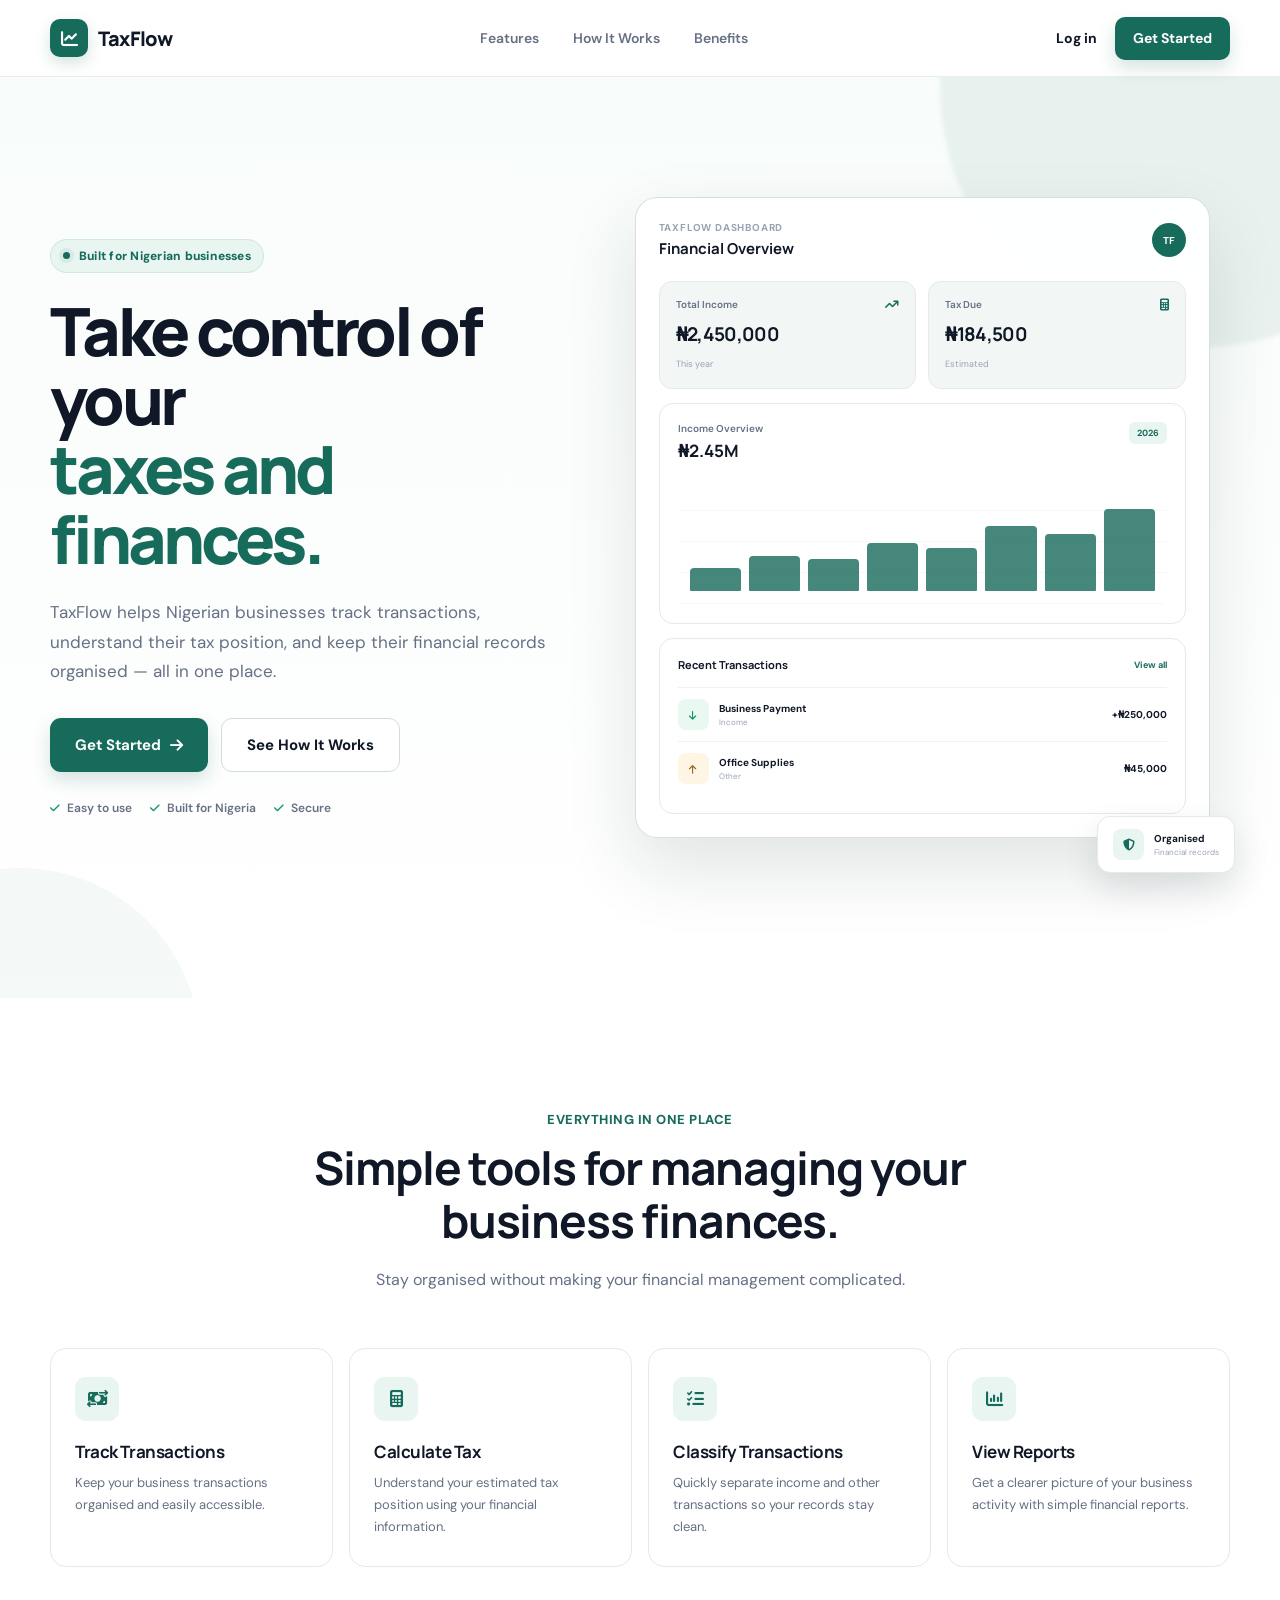
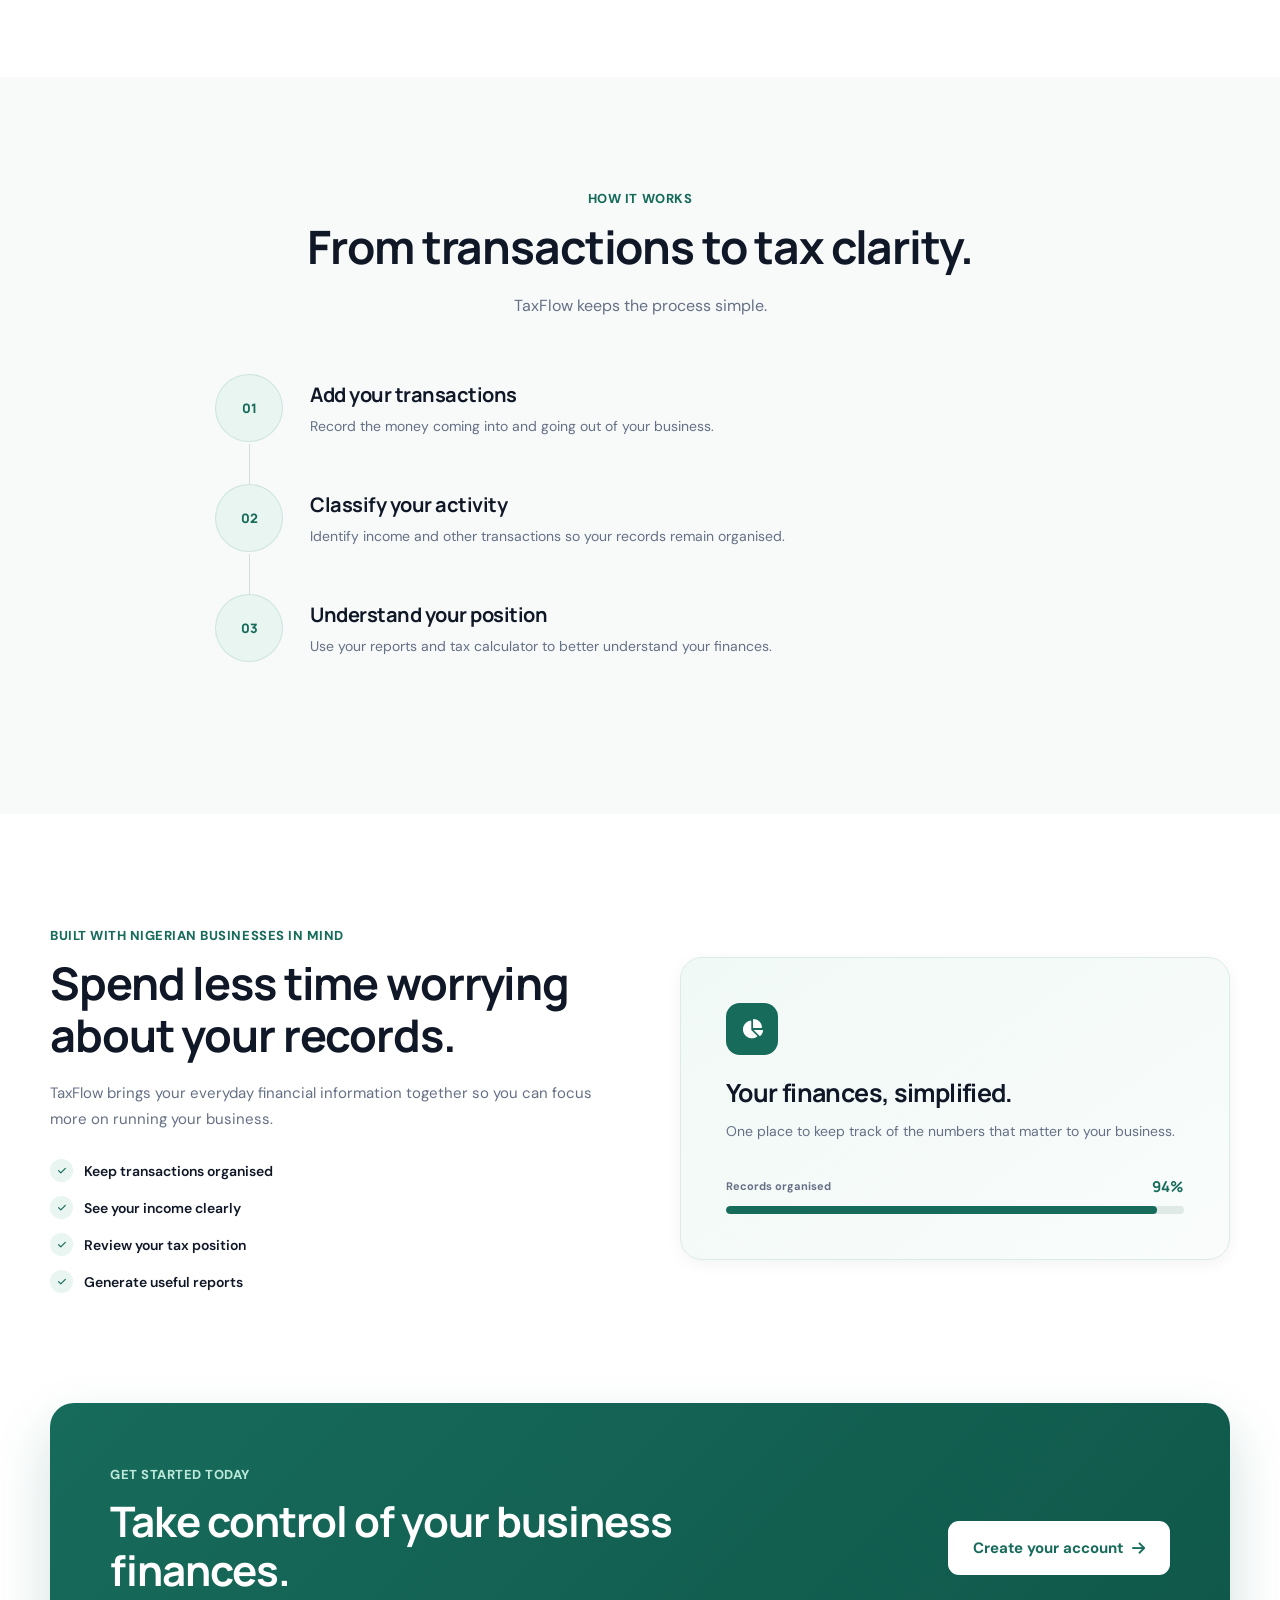
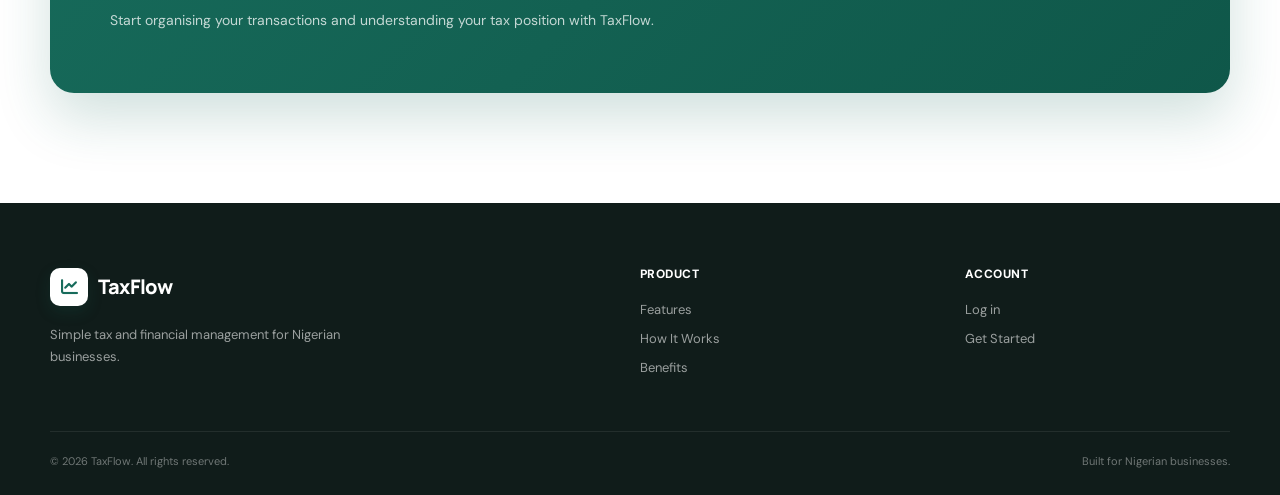
<file: ABDULGANIYU/Personal projects/daddy folder/tax filling app/html/index.html>
<!DOCTYPE html>
<html lang="en">

<head>
    <meta charset="UTF-8">

    <meta
        name="viewport"
        content="width=device-width, initial-scale=1.0"
    >

    <meta
        name="description"
        content="TaxFlow makes tax and financial management easier for Nigerian businesses."
    >

    <title>TaxFlow — Tax & Accounting for Nigerian Businesses</title>


    <!-- Google Fonts -->

    <link
        rel="preconnect"
        href="https://fonts.googleapis.com"
    >

    <link
        rel="preconnect"
        href="https://fonts.gstatic.com"
        crossorigin
    >

    <link
        href="https://fonts.googleapis.com/css2?family=DM+Sans:wght@400;500;600;700&family=Manrope:wght@500;600;700;800&display=swap"
        rel="stylesheet"
    >


    <!-- Font Awesome -->

    <link
        rel="stylesheet"
        href="https://cdnjs.cloudflare.com/ajax/libs/font-awesome/6.7.2/css/all.min.css"
    >


    <!-- CSS -->

    <link
        rel="stylesheet"
        href="../css/global.css"
    >

    <link
        rel="stylesheet"
        href="../css/landing.css"
    >

</head>


<body>


    <!-- =========================================
         NAVBAR
    ========================================== -->

    <header class="navbar">

        <div class="container navbar-inner">


            <!-- Logo -->

            <a
                href="index.html"
                class="brand"
            >

                <span class="brand-icon">

                    <i class="fa-solid fa-chart-line"></i>

                </span>

                <span class="brand-name">
                    TaxFlow
                </span>

            </a>


            <!-- Desktop Navigation -->

            <nav class="desktop-nav">

                <a href="#features">
                    Features
                </a>

                <a href="#how-it-works">
                    How It Works
                </a>

                <a href="#benefits">
                    Benefits
                </a>

            </nav>


            <!-- Navigation Actions -->

            <div class="nav-actions">

                <a
                    href="login.html"
                    class="login-link"
                >
                    Log in
                </a>

                <a
                    href="signup.html"
                    class="btn btn-primary nav-cta"
                >
                    Get Started
                </a>

            </div>


            <!-- Mobile Menu -->

            <button
                type="button"
                class="mobile-menu-btn"
                id="mobileMenuBtn"
                aria-label="Open menu"
            >

                <i class="fa-solid fa-bars"></i>

            </button>

        </div>


        <!-- Mobile Navigation -->

        <div
            class="mobile-nav"
            id="mobileNav"
        >

            <a href="#features">
                Features
            </a>

            <a href="#how-it-works">
                How It Works
            </a>

            <a href="#benefits">
                Benefits
            </a>

            <a href="login.html">
                Log in
            </a>

            <a
                href="signup.html"
                class="btn btn-primary"
            >
                Get Started
            </a>

        </div>

    </header>



    <!-- =========================================
         HERO
    ========================================== -->

    <main>


        <section class="hero">

            <div class="container hero-grid">


                <!-- Hero Content -->

                <div class="hero-content">


                    <div class="eyebrow">

                        <span class="eyebrow-dot"></span>

                        Built for Nigerian businesses

                    </div>


                    <h1>

                        Take control of your

                        <span>
                            taxes and finances.
                        </span>

                    </h1>


                    <p class="hero-description">

                        TaxFlow helps Nigerian businesses
                        track transactions, understand their
                        tax position, and keep their financial
                        records organised — all in one place.

                    </p>


                    <div class="hero-actions">

                        <a
                            href="signup.html"
                            class="btn btn-primary btn-large"
                        >

                            Get Started

                            <i class="fa-solid fa-arrow-right"></i>

                        </a>


                        <a
                            href="#how-it-works"
                            class="btn btn-secondary btn-large"
                        >

                            See How It Works

                        </a>

                    </div>


                    <div class="hero-trust">

                        <div class="trust-item">

                            <i class="fa-solid fa-check"></i>

                            Easy to use

                        </div>


                        <div class="trust-item">

                            <i class="fa-solid fa-check"></i>

                            Built for Nigeria

                        </div>


                        <div class="trust-item">

                            <i class="fa-solid fa-check"></i>

                            Secure

                        </div>

                    </div>

                </div>



                <!-- =====================================
                     DASHBOARD PREVIEW
                ====================================== -->

                <div class="hero-visual">


                    <div class="dashboard-preview">


                        <!-- Preview Header -->

                        <div class="preview-header">

                            <div>

                                <span class="preview-label">
                                    TaxFlow Dashboard
                                </span>

                                <strong>
                                    Financial Overview
                                </strong>

                            </div>


                            <div class="preview-avatar">
                                TF
                            </div>

                        </div>


                        <!-- Preview Cards -->

                        <div class="preview-cards">


                            <div class="preview-card">

                                <div class="preview-card-top">

                                    <span>
                                        Total Income
                                    </span>

                                    <i class="fa-solid fa-arrow-trend-up"></i>

                                </div>

                                <strong>
                                    ₦2,450,000
                                </strong>

                                <small>
                                    This year
                                </small>

                            </div>


                            <div class="preview-card">

                                <div class="preview-card-top">

                                    <span>
                                        Tax Due
                                    </span>

                                    <i class="fa-solid fa-calculator"></i>

                                </div>

                                <strong>
                                    ₦184,500
                                </strong>

                                <small>
                                    Estimated
                                </small>

                            </div>

                        </div>


                        <!-- Chart -->

                        <div class="preview-chart">

                            <div class="chart-heading">

                                <div>

                                    <span>
                                        Income Overview
                                    </span>

                                    <strong>
                                        ₦2.45M
                                    </strong>

                                </div>

                                <span class="chart-period">
                                    2026
                                </span>

                            </div>


                            <div class="chart-area">

                                <div class="chart-line">

                                    <span></span>
                                    <span></span>
                                    <span></span>
                                    <span></span>
                                    <span></span>
                                    <span></span>
                                    <span></span>
                                    <span></span>

                                </div>

                            </div>

                        </div>


                        <!-- Recent Transactions -->

                        <div class="preview-transactions">

                            <div class="preview-section-title">

                                <strong>
                                    Recent Transactions
                                </strong>

                                <span>
                                    View all
                                </span>

                            </div>


                            <div class="preview-transaction">

                                <div class="transaction-symbol income-symbol">

                                    <i class="fa-solid fa-arrow-down"></i>

                                </div>


                                <div class="transaction-info">

                                    <strong>
                                        Business Payment
                                    </strong>

                                    <span>
                                        Income
                                    </span>

                                </div>


                                <strong class="transaction-amount">
                                    +₦250,000
                                </strong>

                            </div>


                            <div class="preview-transaction">

                                <div class="transaction-symbol expense-symbol">

                                    <i class="fa-solid fa-arrow-up"></i>

                                </div>


                                <div class="transaction-info">

                                    <strong>
                                        Office Supplies
                                    </strong>

                                    <span>
                                        Other
                                    </span>

                                </div>


                                <strong class="transaction-amount">
                                    ₦45,000
                                </strong>

                            </div>

                        </div>

                    </div>


                    <!-- Floating Badge -->

                    <div class="floating-badge">

                        <span class="floating-icon">

                            <i class="fa-solid fa-shield-halved"></i>

                        </span>

                        <div>

                            <strong>
                                Organised
                            </strong>

                            <span>
                                Financial records
                            </span>

                        </div>

                    </div>

                </div>

            </div>

        </section>



        <!-- =========================================
             FEATURES
        ========================================== -->

        <section
            class="features section"
            id="features"
        >

            <div class="container">


                <div class="section-heading">

                    <span class="section-eyebrow">
                        Everything in one place
                    </span>

                    <h2>
                        Simple tools for managing your business finances.
                    </h2>

                    <p>
                        Stay organised without making your financial
                        management complicated.
                    </p>

                </div>


                <div class="feature-grid">


                    <article class="feature-card">

                        <div class="feature-icon">

                            <i class="fa-solid fa-money-bill-transfer"></i>

                        </div>

                        <h3>
                            Track Transactions
                        </h3>

                        <p>
                            Keep your business transactions organised
                            and easily accessible.
                        </p>

                    </article>


                    <article class="feature-card">

                        <div class="feature-icon">

                            <i class="fa-solid fa-calculator"></i>

                        </div>

                        <h3>
                            Calculate Tax
                        </h3>

                        <p>
                            Understand your estimated tax position
                            using your financial information.
                        </p>

                    </article>


                    <article class="feature-card">

                        <div class="feature-icon">

                            <i class="fa-solid fa-list-check"></i>

                        </div>

                        <h3>
                            Classify Transactions
                        </h3>

                        <p>
                            Quickly separate income and other
                            transactions so your records stay clean.
                        </p>

                    </article>


                    <article class="feature-card">

                        <div class="feature-icon">

                            <i class="fa-solid fa-chart-column"></i>

                        </div>

                        <h3>
                            View Reports
                        </h3>

                        <p>
                            Get a clearer picture of your business
                            activity with simple financial reports.
                        </p>

                    </article>

                </div>

            </div>

        </section>



        <!-- =========================================
             HOW IT WORKS
        ========================================== -->

        <section
            class="how-it-works section"
            id="how-it-works"
        >

            <div class="container">


                <div class="section-heading">

                    <span class="section-eyebrow">
                        How it works
                    </span>

                    <h2>
                        From transactions to tax clarity.
                    </h2>

                    <p>
                        TaxFlow keeps the process simple.
                    </p>

                </div>


                <div class="steps">


                    <div class="step">

                        <div class="step-number">
                            01
                        </div>

                        <div class="step-content">

                            <h3>
                                Add your transactions
                            </h3>

                            <p>
                                Record the money coming into and
                                going out of your business.
                            </p>

                        </div>

                    </div>


                    <div class="step">

                        <div class="step-number">
                            02
                        </div>

                        <div class="step-content">

                            <h3>
                                Classify your activity
                            </h3>

                            <p>
                                Identify income and other transactions
                                so your records remain organised.
                            </p>

                        </div>

                    </div>


                    <div class="step">

                        <div class="step-number">
                            03
                        </div>

                        <div class="step-content">

                            <h3>
                                Understand your position
                            </h3>

                            <p>
                                Use your reports and tax calculator
                                to better understand your finances.
                            </p>

                        </div>

                    </div>

                </div>

            </div>

        </section>



        <!-- =========================================
             BENEFITS
        ========================================== -->

        <section
            class="benefits section"
            id="benefits"
        >

            <div class="container benefits-grid">


                <div class="benefits-content">

                    <span class="section-eyebrow">
                        Built with Nigerian businesses in mind
                    </span>

                    <h2>
                        Spend less time worrying about your records.
                    </h2>

                    <p>
                        TaxFlow brings your everyday financial
                        information together so you can focus more
                        on running your business.
                    </p>


                    <ul class="benefit-list">

                        <li>

                            <span>
                                <i class="fa-solid fa-check"></i>
                            </span>

                            Keep transactions organised

                        </li>


                        <li>

                            <span>
                                <i class="fa-solid fa-check"></i>
                            </span>

                            See your income clearly

                        </li>


                        <li>

                            <span>
                                <i class="fa-solid fa-check"></i>
                            </span>

                            Review your tax position

                        </li>


                        <li>

                            <span>
                                <i class="fa-solid fa-check"></i>
                            </span>

                            Generate useful reports

                        </li>

                    </ul>

                </div>


                <div class="benefits-card">

                    <div class="benefits-card-icon">

                        <i class="fa-solid fa-chart-pie"></i>

                    </div>

                    <h3>
                        Your finances, simplified.
                    </h3>

                    <p>
                        One place to keep track of the numbers
                        that matter to your business.
                    </p>


                    <div class="mini-stat">

                        <span>
                            Records organised
                        </span>

                        <strong>
                            94%
                        </strong>

                    </div>


                    <div class="mini-progress">

                        <span></span>

                    </div>

                </div>

            </div>

        </section>



        <!-- =========================================
             CTA
        ========================================== -->

        <section class="cta-section">

            <div class="container">

                <div class="cta-card">

                    <div>

                        <span class="section-eyebrow">
                            Get started today
                        </span>

                        <h2>
                            Take control of your business finances.
                        </h2>

                        <p>
                            Start organising your transactions and
                            understanding your tax position with TaxFlow.
                        </p>

                    </div>


                    <a
                        href="signup.html"
                        class="btn btn-light btn-large"
                    >

                        Create your account

                        <i class="fa-solid fa-arrow-right"></i>

                    </a>

                </div>

            </div>

        </section>

    </main>



    <!-- =========================================
         FOOTER
    ========================================== -->

    <footer class="footer">

        <div class="container footer-grid">


            <div class="footer-brand">

                <a
                    href="index.html"
                    class="brand"
                >

                    <span class="brand-icon">

                        <i class="fa-solid fa-chart-line"></i>

                    </span>

                    <span class="brand-name">
                        TaxFlow
                    </span>

                </a>


                <p>
                    Simple tax and financial management
                    for Nigerian businesses.
                </p>

            </div>


            <div class="footer-column">

                <h4>
                    Product
                </h4>

                <a href="#features">
                    Features
                </a>

                <a href="#how-it-works">
                    How It Works
                </a>

                <a href="#benefits">
                    Benefits
                </a>

            </div>


            <div class="footer-column">

                <h4>
                    Account
                </h4>

                <a href="login.html">
                    Log in
                </a>

                <a href="signup.html">
                    Get Started
                </a>

            </div>


        </div>


        <div class="container footer-bottom">

            <p>
                © 2026 TaxFlow. All rights reserved.
            </p>

            <p>
                Built for Nigerian businesses.
            </p>

        </div>

    </footer>



    <!-- =========================================
         JAVASCRIPT
    ========================================== -->

    <script src="../js/landing.js"></script>

</body>

</html>
</file>
<file: ABDULGANIYU/Personal projects/daddy folder/tax filling app/css/global.css>
/* =========================================
   TAXFLOW — GLOBAL CSS
   ========================================= */


/* =========================================
   RESET
   ========================================= */

*,
*::before,
*::after{
    box-sizing:border-box;
    margin:0;
    padding:0;
}


html{
    scroll-behavior:smooth;
}


body{
    min-height:100vh;

    font-family:"DM Sans",sans-serif;

    color:#172033;

    background:#ffffff;

    -webkit-font-smoothing:antialiased;
}


img{
    max-width:100%;
    display:block;
}


button,
input,
textarea,
select{
    font:inherit;
}


button{
    border:0;
}


a{
    color:inherit;
    text-decoration:none;
}


/* =========================================
   ROOT VARIABLES
   ========================================= */

:root{

    /* Brand */

    --primary:#176b5b;
    --primary-dark:#105244;
    --primary-light:#e8f5f1;

    /* Accent */

    --accent:#dff4ec;

    /* Text */

    --text:#172033;
    --text-dark:#101827;
    --text-muted:#667085;
    --text-light:#98a2b3;

    /* Background */

    --white:#ffffff;
    --background:#f7faf9;
    --surface:#ffffff;
    --surface-soft:#f2f7f5;

    /* Borders */

    --border:#e5e9e7;
    --border-dark:#d5ddd9;

    /* Status */

    --success:#159570;
    --warning:#d99024;
    --danger:#d64545;

    /* Shadows */

    --shadow-sm:
        0 4px 16px rgba(16,24,40,.05);

    --shadow-md:
        0 12px 30px rgba(16,24,40,.08);

    --shadow-lg:
        0 24px 60px rgba(16,24,40,.12);

    /* Radius */

    --radius-sm:8px;
    --radius-md:12px;
    --radius-lg:18px;
    --radius-xl:24px;

    /* Layout */

    --container:1180px;

}


/* =========================================
   CONTAINER
   ========================================= */

.container{
    width:min(
        calc(100% - 40px),
        var(--container)
    );

    margin-left:auto;
    margin-right:auto;
}


/* =========================================
   TYPOGRAPHY
   ========================================= */

h1,
h2,
h3,
h4,
h5,
h6{
    font-family:"Manrope",sans-serif;

    color:var(--text-dark);

    line-height:1.15;

    letter-spacing:-.025em;
}


p{
    line-height:1.7;

    color:var(--text-muted);
}


/* =========================================
   BUTTONS
   ========================================= */

.btn{
    display:inline-flex;

    align-items:center;

    justify-content:center;

    gap:9px;

    min-height:46px;

    padding:0 20px;

    border-radius:10px;

    font-size:14px;

    font-weight:700;

    white-space:nowrap;

    cursor:pointer;

    transition:
        background .2s ease,
        color .2s ease,
        border-color .2s ease,
        transform .2s ease,
        box-shadow .2s ease;
}


.btn:hover{
    transform:translateY(-2px);
}


.btn-primary{
    color:#ffffff;

    background:var(--primary);

    box-shadow:
        0 8px 18px
        rgba(23,107,91,.18);
}


.btn-primary:hover{
    background:var(--primary-dark);

    box-shadow:
        0 12px 24px
        rgba(23,107,91,.24);
}


.btn-secondary{
    color:var(--text-dark);

    background:#ffffff;

    border:1px solid var(--border-dark);
}


.btn-secondary:hover{
    border-color:var(--primary);

    color:var(--primary);
}


.btn-light{
    color:var(--primary);

    background:#ffffff;
}


.btn-large{
    min-height:54px;

    padding:0 25px;

    border-radius:11px;

    font-size:15px;
}


/* =========================================
   SECTION
   ========================================= */

.section{
    padding:110px 0;
}


/* =========================================
   SECTION HEADING
   ========================================= */

.section-heading{
    max-width:680px;

    margin:0 auto 55px;

    text-align:center;
}


.section-eyebrow{
    display:inline-block;

    margin-bottom:14px;

    color:var(--primary);

    font-size:13px;

    font-weight:800;

    letter-spacing:.04em;

    text-transform:uppercase;
}


.section-heading h2{
    margin-bottom:18px;

    font-size:
        clamp(
            30px,
            4vw,
            46px
        );
}


.section-heading p{
    max-width:590px;

    margin:auto;

    font-size:16px;
}


/* =========================================
   ACCESSIBILITY
   ========================================= */

:focus-visible{
    outline:3px solid rgba(23,107,91,.25);

    outline-offset:3px;
}


/* =========================================
   SELECTION
   ========================================= */

::selection{
    color:#ffffff;

    background:var(--primary);
}


/* =========================================
   SCROLLBAR
   ========================================= */

::-webkit-scrollbar{
    width:9px;
}


::-webkit-scrollbar-track{
    background:#f1f4f3;
}


::-webkit-scrollbar-thumb{
    background:#b7cbc4;

    border-radius:20px;
}


::-webkit-scrollbar-thumb:hover{
    background:#8eaea4;
}


/* =========================================
   MOBILE
   ========================================= */

@media(max-width:700px){

    .container{
        width:
            min(
                calc(100% - 30px),
                var(--container)
            );
    }


    .section{
        padding:75px 0;
    }


    .section-heading{
        margin-bottom:40px;
    }


    .section-heading h2{
        font-size:30px;
    }


    .section-heading p{
        font-size:15px;
    }


    .btn-large{
        width:100%;
    }

}


/* =========================================
   REDUCED MOTION
   ========================================= */

@media(
    prefers-reduced-motion:reduce
){

    html{
        scroll-behavior:auto;
    }


    *,
    *::before,
    *::after{
        animation-duration:.01ms !important;

        animation-iteration-count:1 !important;

        transition-duration:.01ms !important;
    }

}
</file>
<file: ABDULGANIYU/Personal projects/daddy folder/tax filling app/css/landing.css>
/* =========================================
   TAXFLOW — LANDING PAGE
   ========================================= */


/* =========================================
   NAVBAR
   ========================================= */

.navbar{
    position:sticky;

    top:0;

    z-index:1000;

    width:100%;

    background:
        rgba(255,255,255,.92);

    border-bottom:
        1px solid rgba(229,233,231,.8);

    backdrop-filter:
        blur(14px);

    -webkit-backdrop-filter:
        blur(14px);
}


.navbar-inner{
    min-height:76px;

    display:flex;

    align-items:center;

    justify-content:space-between;

    gap:30px;
}


/* =========================================
   BRAND
   ========================================= */

.brand{
    display:inline-flex;

    align-items:center;

    gap:10px;

    flex-shrink:0;
}


.brand-icon{
    width:38px;

    height:38px;

    display:flex;

    align-items:center;

    justify-content:center;

    color:#ffffff;

    background:
        var(--primary);

    border-radius:10px;

    box-shadow:
        0 6px 15px
        rgba(23,107,91,.18);
}


.brand-icon i{
    font-size:17px;
}


.brand-name{
    font-family:"Manrope",sans-serif;

    font-size:20px;

    font-weight:800;

    letter-spacing:-.04em;

    color:var(--text-dark);
}


/* =========================================
   DESKTOP NAV
   ========================================= */

.desktop-nav{
    display:flex;

    align-items:center;

    gap:34px;

    margin-left:auto;

    margin-right:auto;
}


.desktop-nav a{
    position:relative;

    color:var(--text-muted);

    font-size:14px;

    font-weight:600;

    transition:
        color .2s ease;
}


.desktop-nav a::after{
    content:"";

    position:absolute;

    left:0;

    bottom:-8px;

    width:0;

    height:2px;

    background:
        var(--primary);

    border-radius:4px;

    transition:
        width .2s ease;
}


.desktop-nav a:hover{
    color:var(--primary);
}


.desktop-nav a:hover::after{
    width:100%;
}


/* =========================================
   NAV ACTIONS
   ========================================= */

.nav-actions{
    display:flex;

    align-items:center;

    gap:18px;
}


.login-link{
    color:var(--text-dark);

    font-size:14px;

    font-weight:700;

    transition:
        color .2s ease;
}


.login-link:hover{
    color:var(--primary);
}


.nav-cta{
    min-height:43px;

    padding:0 18px;
}


/* =========================================
   MOBILE MENU BUTTON
   ========================================= */

.mobile-menu-btn{
    display:none;

    width:42px;

    height:42px;

    align-items:center;

    justify-content:center;

    color:var(--text-dark);

    background:
        var(--surface-soft);

    border-radius:10px;

    cursor:pointer;

    font-size:18px;
}


/* =========================================
   MOBILE NAV
   ========================================= */

.mobile-nav{
    display:none;

    padding:12px 20px 22px;

    border-top:
        1px solid var(--border);

    background:#ffffff;
}


.mobile-nav a{
    display:block;

    padding:13px 0;

    color:var(--text-muted);

    font-size:15px;

    font-weight:600;
}


.mobile-nav .btn{
    width:100%;

    margin-top:8px;
}


/* =========================================
   HERO
   ========================================= */

.hero{
    position:relative;

    overflow:hidden;

    padding:
        105px 0
        125px;

    background:
        linear-gradient(
            180deg,
            #f8fcfa 0%,
            #ffffff 100%
        );
}


.hero::before{
    content:"";

    position:absolute;

    width:520px;

    height:520px;

    top:-250px;

    right:-180px;

    background:
        rgba(23,107,91,.07);

    border-radius:50%;

    filter:blur(2px);

    pointer-events:none;
}


.hero::after{
    content:"";

    position:absolute;

    width:360px;

    height:360px;

    bottom:-230px;

    left:-160px;

    background:
        rgba(23,107,91,.045);

    border-radius:50%;

    pointer-events:none;
}


.hero-grid{
    position:relative;

    z-index:1;

    display:grid;

    grid-template-columns:
        minmax(0, .9fr)
        minmax(0, 1.1fr);

    align-items:center;

    gap:70px;
}


/* =========================================
   HERO CONTENT
   ========================================= */

.hero-content{
    max-width:590px;
}


.eyebrow{
    display:inline-flex;

    align-items:center;

    gap:9px;

    margin-bottom:23px;

    padding:8px 12px;

    color:var(--primary);

    background:
        var(--primary-light);

    border:
        1px solid
        rgba(23,107,91,.1);

    border-radius:100px;

    font-size:12px;

    font-weight:800;

    letter-spacing:.02em;
}


.eyebrow-dot{
    width:7px;

    height:7px;

    background:
        var(--primary);

    border-radius:50%;

    box-shadow:
        0 0 0 4px
        rgba(23,107,91,.08);
}


.hero h1{
    max-width:650px;

    margin-bottom:25px;

    font-size:
        clamp(
            45px,
            5.2vw,
            70px
        );

    font-weight:800;

    letter-spacing:-.055em;

    line-height:1.04;
}


.hero h1 span{
    display:block;

    color:var(--primary);
}


.hero-description{
    max-width:550px;

    margin-bottom:31px;

    font-size:17px;

    line-height:1.75;
}


.hero-actions{
    display:flex;

    align-items:center;

    flex-wrap:wrap;

    gap:13px;

    margin-bottom:28px;
}


.hero-trust{
    display:flex;

    align-items:center;

    flex-wrap:wrap;

    gap:18px;

    color:var(--text-muted);

    font-size:12px;

    font-weight:600;
}


.trust-item{
    display:flex;

    align-items:center;

    gap:7px;
}


.trust-item i{
    color:var(--success);

    font-size:11px;
}


/* =========================================
   HERO VISUAL
   ========================================= */

.hero-visual{
    position:relative;

    min-width:0;

    padding:15px 20px 35px 15px;
}


.dashboard-preview{
    position:relative;

    overflow:hidden;

    padding:23px;

    background:
        rgba(255,255,255,.96);

    border:
        1px solid
        rgba(213,221,217,.9);

    border-radius:22px;

    box-shadow:
        0 30px 70px
        rgba(20,55,47,.13);
}


/* =========================================
   PREVIEW HEADER
   ========================================= */

.preview-header{
    display:flex;

    align-items:center;

    justify-content:space-between;

    margin-bottom:22px;
}


.preview-header > div:first-child{
    display:flex;

    flex-direction:column;

    gap:4px;
}


.preview-label{
    color:var(--text-light);

    font-size:10px;

    font-weight:700;

    text-transform:uppercase;

    letter-spacing:.08em;
}


.preview-header strong{
    font-family:"Manrope",sans-serif;

    color:var(--text-dark);

    font-size:15px;
}


.preview-avatar{
    width:34px;

    height:34px;

    display:flex;

    align-items:center;

    justify-content:center;

    color:#ffffff;

    background:
        var(--primary);

    border-radius:50%;

    font-size:10px;

    font-weight:800;
}


/* =========================================
   PREVIEW CARDS
   ========================================= */

.preview-cards{
    display:grid;

    grid-template-columns:
        1fr 1fr;

    gap:12px;

    margin-bottom:14px;
}


.preview-card{
    padding:16px;

    background:
        var(--surface-soft);

    border:
        1px solid
        var(--border);

    border-radius:13px;
}


.preview-card-top{
    display:flex;

    align-items:center;

    justify-content:space-between;

    margin-bottom:10px;

    color:var(--text-muted);

    font-size:10px;

    font-weight:600;
}


.preview-card-top i{
    color:var(--primary);

    font-size:12px;
}


.preview-card > strong{
    display:block;

    margin-bottom:4px;

    color:var(--text-dark);

    font-family:"Manrope",sans-serif;

    font-size:19px;

    letter-spacing:-.035em;
}


.preview-card small{
    color:var(--text-light);

    font-size:9px;
}


/* =========================================
   PREVIEW CHART
   ========================================= */

.preview-chart{
    padding:18px;

    margin-bottom:14px;

    background:#ffffff;

    border:
        1px solid
        var(--border);

    border-radius:14px;
}


.chart-heading{
    display:flex;

    align-items:flex-start;

    justify-content:space-between;

    margin-bottom:18px;
}


.chart-heading > div{
    display:flex;

    flex-direction:column;

    gap:4px;
}


.chart-heading span:first-child{
    color:var(--text-muted);

    font-size:10px;

    font-weight:600;
}


.chart-heading strong{
    color:var(--text-dark);

    font-family:"Manrope",sans-serif;

    font-size:17px;
}


.chart-period{
    padding:5px 8px;

    color:var(--primary);

    background:
        var(--primary-light);

    border-radius:6px;

    font-size:9px;

    font-weight:700;
}


.chart-area{
    position:relative;

    height:125px;

    overflow:hidden;

    background:
        repeating-linear-gradient(
            to bottom,
            transparent 0,
            transparent 30px,
            #eef2f0 31px
        );

    border-radius:8px;
}


.chart-line{
    position:absolute;

    inset:18px 12px 14px;

    display:flex;

    align-items:flex-end;

    gap:8px;
}


.chart-line span{
    flex:1;

    min-width:7px;

    background:
        var(--primary);

    border-radius:
        4px 4px 1px 1px;

    opacity:.8;
}


.chart-line span:nth-child(1){
    height:25%;
}


.chart-line span:nth-child(2){
    height:38%;
}


.chart-line span:nth-child(3){
    height:34%;
}


.chart-line span:nth-child(4){
    height:52%;
}


.chart-line span:nth-child(5){
    height:46%;
}


.chart-line span:nth-child(6){
    height:70%;
}


.chart-line span:nth-child(7){
    height:61%;
}


.chart-line span:nth-child(8){
    height:88%;
}


/* =========================================
   PREVIEW TRANSACTIONS
   ========================================= */

.preview-transactions{
    padding:18px;

    background:#ffffff;

    border:
        1px solid
        var(--border);

    border-radius:14px;
}


.preview-section-title{
    display:flex;

    align-items:center;

    justify-content:space-between;

    margin-bottom:15px;
}


.preview-section-title strong{
    color:var(--text-dark);

    font-family:"Manrope",sans-serif;

    font-size:11px;
}


.preview-section-title span{
    color:var(--primary);

    font-size:9px;

    font-weight:700;
}


.preview-transaction{
    display:flex;

    align-items:center;

    gap:10px;

    padding:11px 0;

    border-top:
        1px solid
        #f0f2f1;
}


.transaction-symbol{
    width:31px;

    height:31px;

    display:flex;

    align-items:center;

    justify-content:center;

    border-radius:8px;

    font-size:10px;
}


.income-symbol{
    color:var(--success);

    background:#e9f8f1;
}


.expense-symbol{
    color:#9b6b20;

    background:#fff5e4;
}


.transaction-info{
    min-width:0;

    flex:1;

    display:flex;

    flex-direction:column;

    gap:2px;
}


.transaction-info strong{
    overflow:hidden;

    color:var(--text-dark);

    font-size:10px;

    font-weight:700;

    text-overflow:ellipsis;

    white-space:nowrap;
}


.transaction-info span{
    color:var(--text-light);

    font-size:8px;
}


.transaction-amount{
    color:var(--text-dark);

    font-size:10px;

    white-space:nowrap;
}


/* =========================================
   FLOATING BADGE
   ========================================= */

.floating-badge{
    position:absolute;

    right:-5px;

    bottom:0;

    display:flex;

    align-items:center;

    gap:10px;

    padding:12px 15px;

    background:#ffffff;

    border:
        1px solid
        var(--border);

    border-radius:13px;

    box-shadow:
        0 15px 35px
        rgba(16,24,40,.12);
}


.floating-icon{
    width:31px;

    height:31px;

    display:flex;

    align-items:center;

    justify-content:center;

    color:var(--primary);

    background:
        var(--primary-light);

    border-radius:8px;

    font-size:12px;
}


.floating-badge > div{
    display:flex;

    flex-direction:column;

    gap:2px;
}


.floating-badge strong{
    color:var(--text-dark);

    font-size:10px;
}


.floating-badge span:last-child{
    color:var(--text-light);

    font-size:8px;
}


/* =========================================
   FEATURES
   ========================================= */

.features{
    background:#ffffff;
}


.feature-grid{
    display:grid;

    grid-template-columns:
        repeat(4,1fr);

    gap:16px;
}


.feature-card{
    padding:28px 24px;

    background:#ffffff;

    border:
        1px solid
        var(--border);

    border-radius:16px;

    transition:
        transform .25s ease,
        box-shadow .25s ease,
        border-color .25s ease;
}


.feature-card:hover{
    transform:translateY(-5px);

    border-color:
        rgba(23,107,91,.22);

    box-shadow:
        var(--shadow-md);
}


.feature-icon{
    width:44px;

    height:44px;

    display:flex;

    align-items:center;

    justify-content:center;

    margin-bottom:21px;

    color:var(--primary);

    background:
        var(--primary-light);

    border-radius:11px;

    font-size:17px;
}


.feature-card h3{
    margin-bottom:10px;

    font-size:17px;
}


.feature-card p{
    font-size:13px;

    line-height:1.7;
}


/* =========================================
   HOW IT WORKS
   ========================================= */

.how-it-works{
    background:
        var(--background);
}


.steps{
    max-width:850px;

    margin:auto;

    display:grid;

    gap:0;
}


.step{
    position:relative;

    display:grid;

    grid-template-columns:
        70px 1fr;

    gap:25px;

    padding:
        0 0 42px;
}


.step:not(:last-child)::after{
    content:"";

    position:absolute;

    left:34px;

    top:70px;

    width:1px;

    height:calc(100% - 45px);

    background:
        var(--border-dark);
}


.step-number{
    position:relative;

    z-index:1;

    width:68px;

    height:68px;

    display:flex;

    align-items:center;

    justify-content:center;

    color:var(--primary);

    background:
        var(--primary-light);

    border:
        1px solid
        rgba(23,107,91,.12);

    border-radius:50%;

    font-family:"Manrope",sans-serif;

    font-size:13px;

    font-weight:800;
}


.step-content{
    padding-top:9px;
}


.step-content h3{
    margin-bottom:9px;

    font-size:20px;
}


.step-content p{
    max-width:550px;

    font-size:14px;
}


/* =========================================
   BENEFITS
   ========================================= */

.benefits{
    background:#ffffff;
}


.benefits-grid{
    display:grid;

    grid-template-columns:
        1fr 1fr;

    align-items:center;

    gap:80px;
}


.benefits-content{
    max-width:570px;
}


.benefits-content h2{
    margin-bottom:20px;

    font-size:
        clamp(
            30px,
            4vw,
            45px
        );
}


.benefits-content > p{
    margin-bottom:27px;

    font-size:15px;
}


.benefit-list{
    display:grid;

    gap:14px;

    list-style:none;
}


.benefit-list li{
    display:flex;

    align-items:center;

    gap:11px;

    color:var(--text-dark);

    font-size:14px;

    font-weight:600;
}


.benefit-list li span{
    width:23px;

    height:23px;

    display:flex;

    align-items:center;

    justify-content:center;

    color:var(--primary);

    background:
        var(--primary-light);

    border-radius:50%;

    font-size:9px;
}


/* =========================================
   BENEFITS CARD
   ========================================= */

.benefits-card{
    padding:45px;

    background:
        linear-gradient(
            145deg,
            #f1f9f6,
            #f9fcfb
        );

    border:
        1px solid
        #dcebe6;

    border-radius:22px;

    box-shadow:
        var(--shadow-sm);
}


.benefits-card-icon{
    width:52px;

    height:52px;

    display:flex;

    align-items:center;

    justify-content:center;

    margin-bottom:24px;

    color:#ffffff;

    background:
        var(--primary);

    border-radius:14px;

    font-size:19px;
}


.benefits-card h3{
    margin-bottom:12px;

    font-size:25px;
}


.benefits-card > p{
    margin-bottom:32px;

    font-size:14px;
}


.mini-stat{
    display:flex;

    align-items:center;

    justify-content:space-between;

    margin-bottom:9px;

    color:var(--text-muted);

    font-size:11px;

    font-weight:700;
}


.mini-stat strong{
    color:var(--primary);

    font-family:"Manrope",sans-serif;

    font-size:15px;
}


.mini-progress{
    width:100%;

    height:8px;

    overflow:hidden;

    background:#dfe9e5;

    border-radius:20px;
}


.mini-progress span{
    display:block;

    width:94%;

    height:100%;

    background:
        var(--primary);

    border-radius:20px;
}


/* =========================================
   CTA
   ========================================= */

.cta-section{
    padding:0 0 110px;

    background:#ffffff;
}


.cta-card{
    display:flex;

    align-items:center;

    justify-content:space-between;

    gap:40px;

    padding:60px;

    color:#ffffff;

    background:
        linear-gradient(
            135deg,
            #176b5b,
            #0f5749
        );

    border-radius:24px;

    box-shadow:
        0 25px 55px
        rgba(23,107,91,.2);
}


.cta-card .section-eyebrow{
    color:#bce8d9;
}


.cta-card h2{
    max-width:620px;

    margin-bottom:15px;

    color:#ffffff;

    font-size:
        clamp(
            28px,
            4vw,
            42px
        );
}


.cta-card p{
    max-width:580px;

    color:
        rgba(255,255,255,.75);

    font-size:14px;
}


.cta-card .btn{
    flex-shrink:0;
}


/* =========================================
   FOOTER
   ========================================= */

.footer{
    background:
        #101c1a;

    color:#ffffff;
}


.footer-grid{
    display:grid;

    grid-template-columns:
        2fr 1fr 1fr;

    gap:60px;

    padding:
        65px 0 55px;
}


.footer .brand-name{
    color:#ffffff;
}


.footer .brand-icon{
    background:
        #ffffff;

    color:
        var(--primary);
}


.footer-brand p{
    max-width:320px;

    margin-top:18px;

    color:
        rgba(255,255,255,.58);

    font-size:13px;

    line-height:1.7;
}


.footer-column{
    display:flex;

    flex-direction:column;

    gap:12px;
}


.footer-column h4{
    margin-bottom:7px;

    color:#ffffff;

    font-family:"DM Sans",sans-serif;

    font-size:12px;

    font-weight:800;

    letter-spacing:.04em;

    text-transform:uppercase;
}


.footer-column a{
    width:max-content;

    color:
        rgba(255,255,255,.58);

    font-size:13px;

    transition:
        color .2s ease;
}


.footer-column a:hover{
    color:#ffffff;
}


.footer-bottom{
    display:flex;

    align-items:center;

    justify-content:space-between;

    gap:20px;

    padding:
        20px 0 25px;

    border-top:
        1px solid
        rgba(255,255,255,.08);
}


.footer-bottom p{
    color:
        rgba(255,255,255,.4);

    font-size:11px;
}


/* =========================================
   TABLET
   ========================================= */

@media(max-width:1000px){

    .desktop-nav{
        gap:20px;
    }


    .hero{
        padding:
            80px 0
            100px;
    }


    .hero-grid{
        grid-template-columns:
            1fr;

        gap:65px;
    }


    .hero-content{
        max-width:720px;

        margin:auto;

        text-align:center;
    }


    .hero-description{
        margin-left:auto;

        margin-right:auto;
    }


    .hero-actions,
    .hero-trust{
        justify-content:center;
    }


    .hero-visual{
        max-width:720px;

        width:100%;

        margin:auto;
    }


    .feature-grid{
        grid-template-columns:
            repeat(2,1fr);
    }


    .benefits-grid{
        gap:50px;
    }


    .cta-card{
        align-items:flex-start;

        flex-direction:column;
    }

}


/* =========================================
   MOBILE
   ========================================= */

@media(max-width:700px){

    .navbar-inner{
        min-height:68px;
    }


    .desktop-nav,
    .nav-actions{
        display:none;
    }


    .mobile-menu-btn{
        display:flex;
    }


    .mobile-nav.active{
        display:block;
    }


    .hero{
        padding:
            70px 0
            80px;
    }


    .hero h1{
        font-size:
            clamp(
                38px,
                11vw,
                54px
            );
    }


    .hero-description{
        font-size:15px;
    }


    .hero-actions{
        flex-direction:column;

        width:100%;
    }


    .hero-trust{
        gap:11px 15px;

        font-size:11px;
    }


    .hero-visual{
        padding:
            5px 5px 32px;
    }


    .dashboard-preview{
        padding:15px;

        border-radius:17px;
    }


    .preview-cards{
        gap:8px;
    }


    .preview-card{
        padding:12px;
    }


    .preview-card > strong{
        font-size:15px;
    }


    .preview-chart,
    .preview-transactions{
        padding:13px;
    }


    .floating-badge{
        right:4px;

        padding:10px 12px;
    }


    .feature-grid{
        grid-template-columns:1fr;
    }


    .feature-card{
        padding:24px 21px;
    }


    .step{
        grid-template-columns:
            52px 1fr;

        gap:17px;
    }


    .step-number{
        width:52px;

        height:52px;

        font-size:11px;
    }


    .step:not(:last-child)::after{
        left:25px;

        top:52px;
    }


    .step-content{
        padding-top:3px;
    }


    .step-content h3{
        font-size:17px;
    }


    .step-content p{
        font-size:13px;
    }


    .benefits-grid{
        grid-template-columns:1fr;

        gap:45px;
    }


    .benefits-card{
        padding:30px;
    }


    .cta-section{
        padding-bottom:75px;
    }


    .cta-card{
        padding:35px 25px;

        border-radius:18px;
    }


    .footer-grid{
        grid-template-columns:
            1fr 1fr;

        gap:40px;

        padding:
            50px 0 40px;
    }


    .footer-brand{
        grid-column:
            1 / -1;
    }


    .footer-bottom{
        flex-direction:column;

        align-items:flex-start;
    }

}


/* =========================================
   SMALL MOBILE
   ========================================= */

@media(max-width:430px){

    .brand-name{
        font-size:18px;
    }


    .brand-icon{
        width:34px;

        height:34px;
    }


    .hero h1{
        font-size:38px;
    }


    .preview-card-top span{
        font-size:8px;
    }


    .preview-card > strong{
        font-size:13px;
    }


    .floating-badge{
        position:relative;

        right:auto;

        bottom:auto;

        width:max-content;

        margin:
            -18px 0 0 auto;
    }


    .footer-grid{
        grid-template-columns:1fr;
    }

}
</file>
